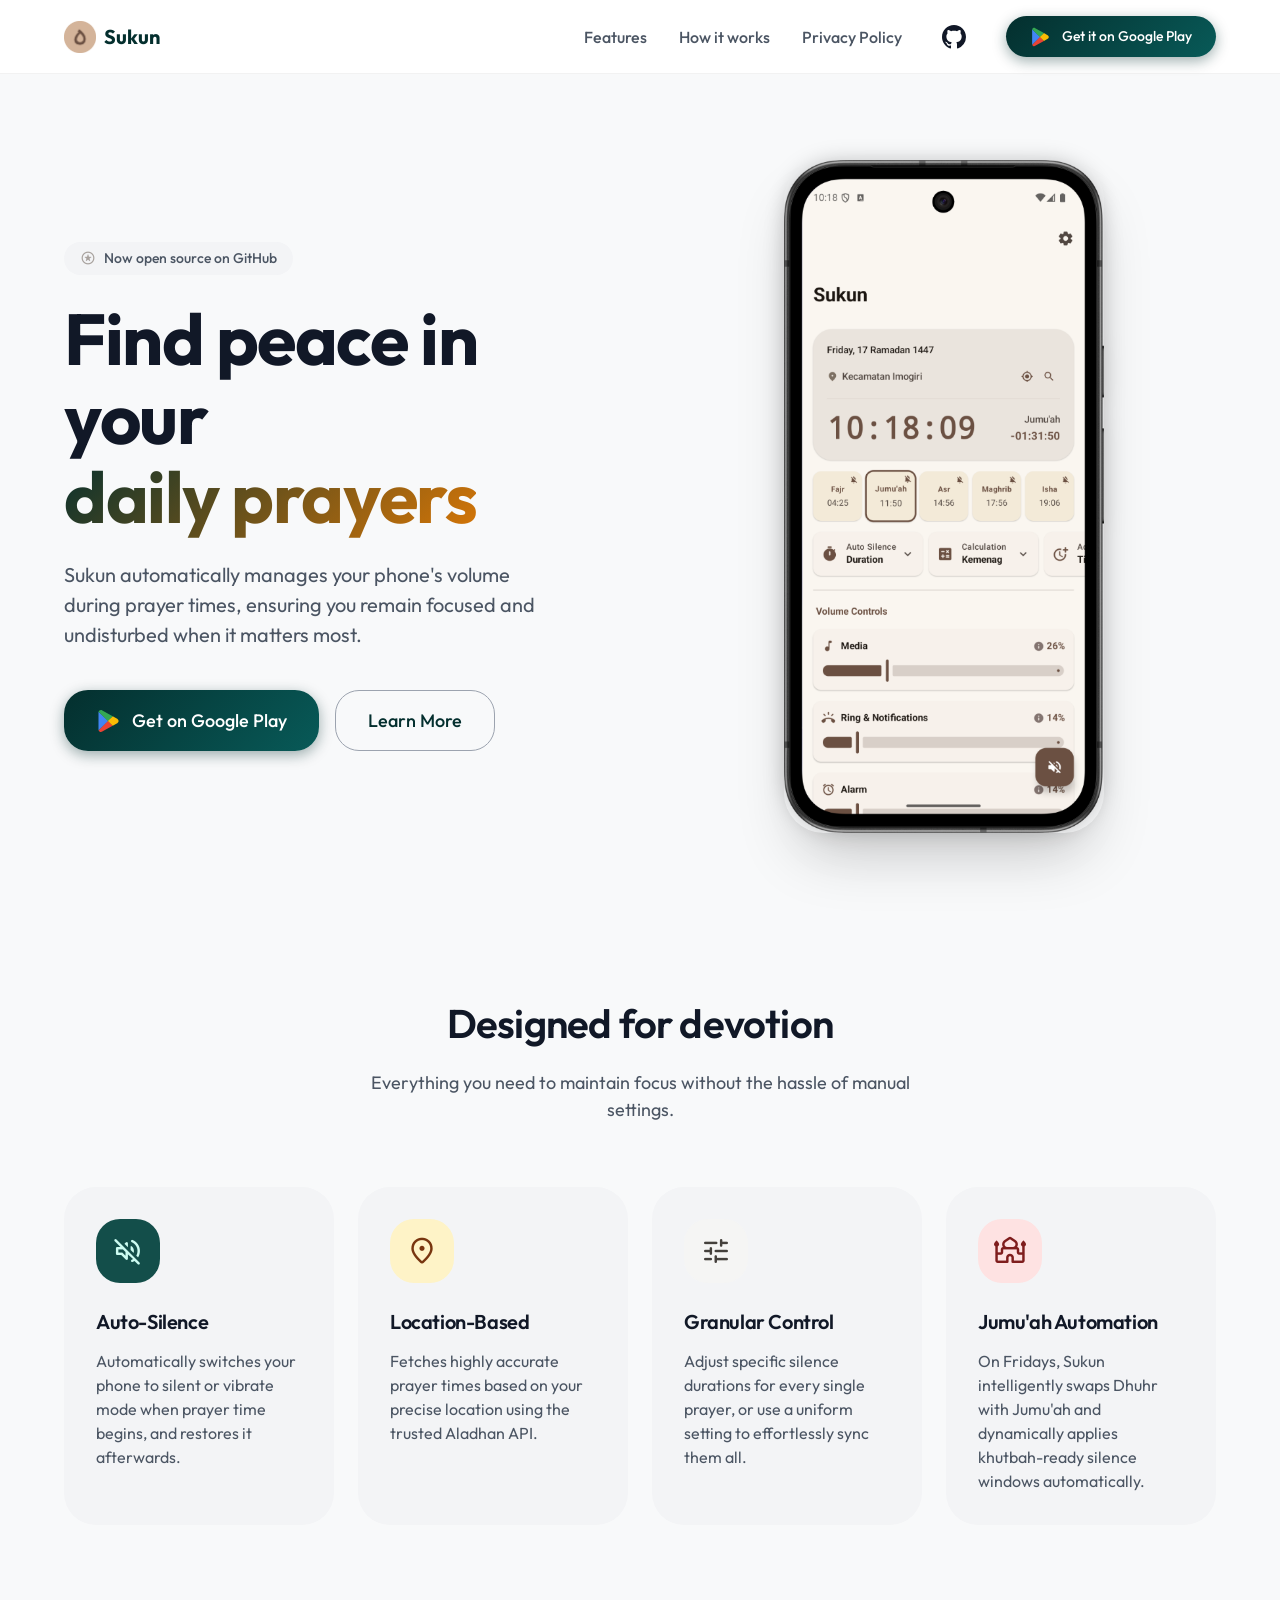
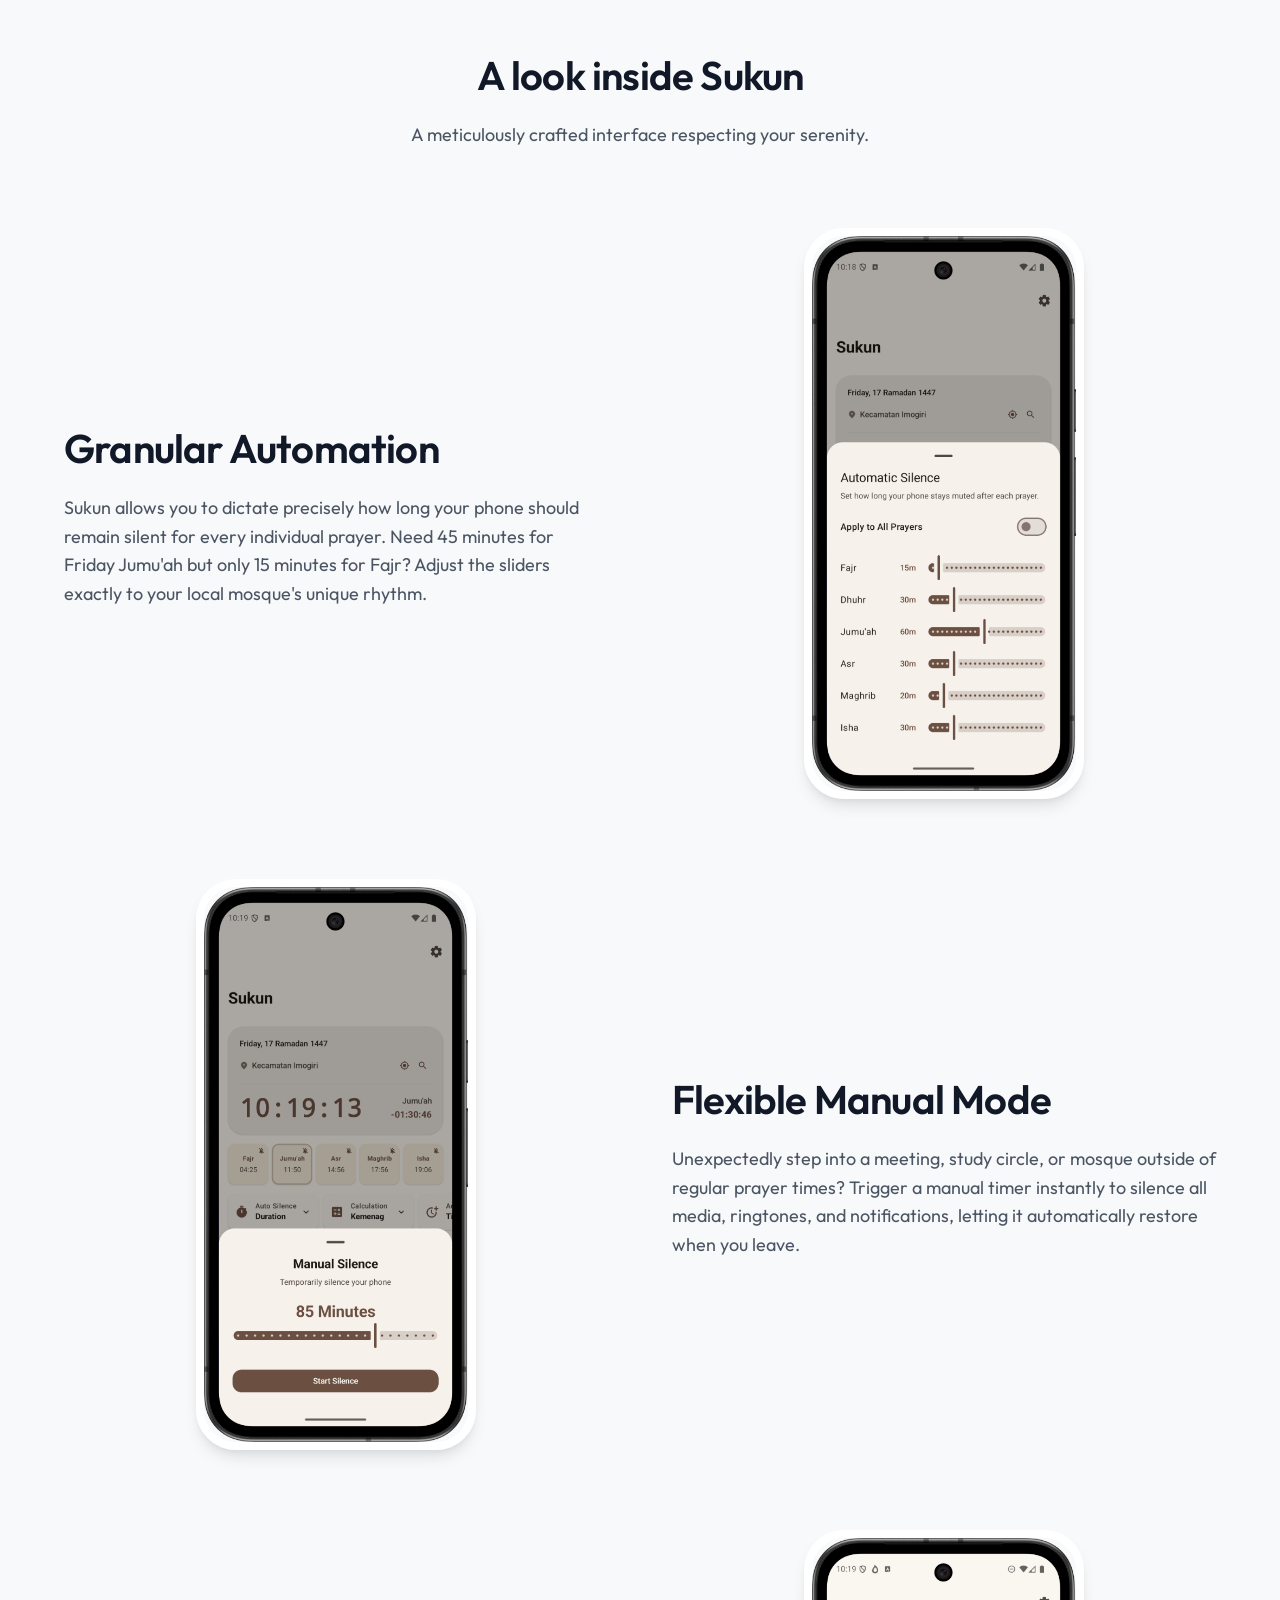
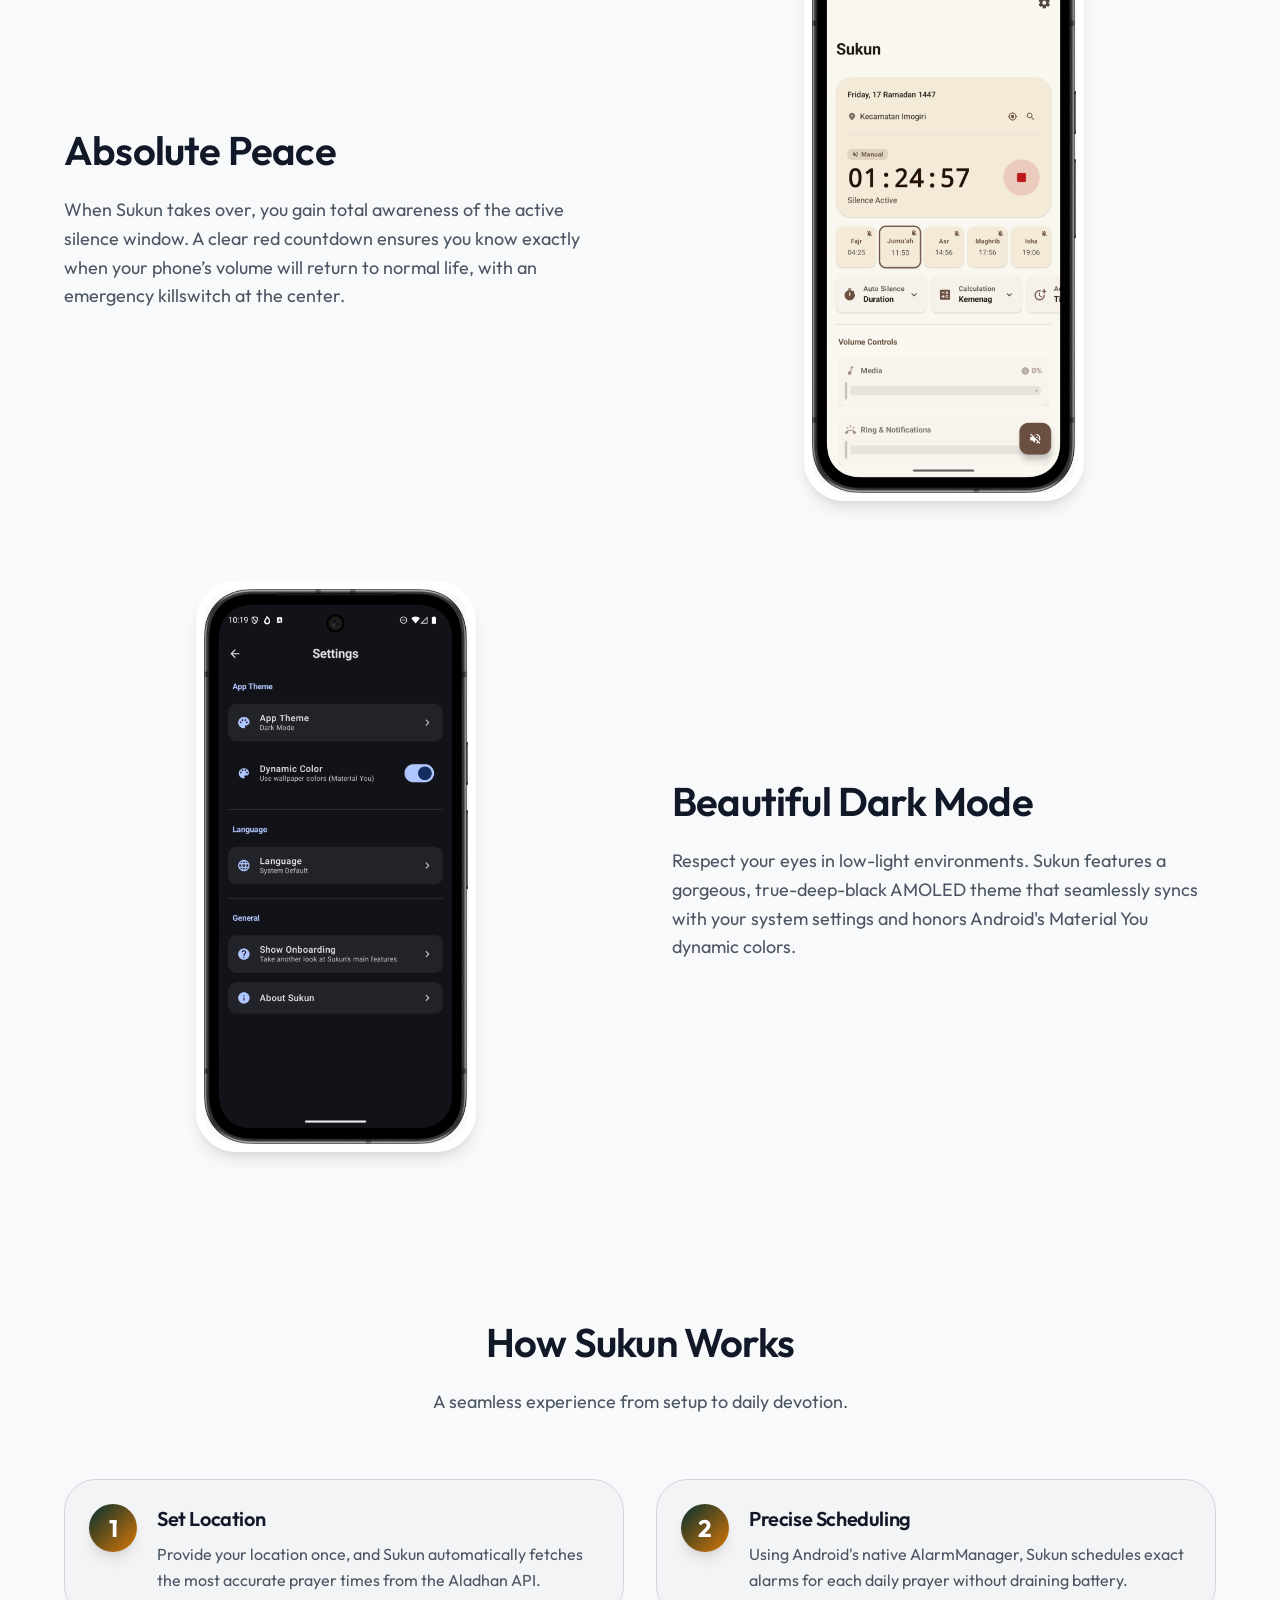
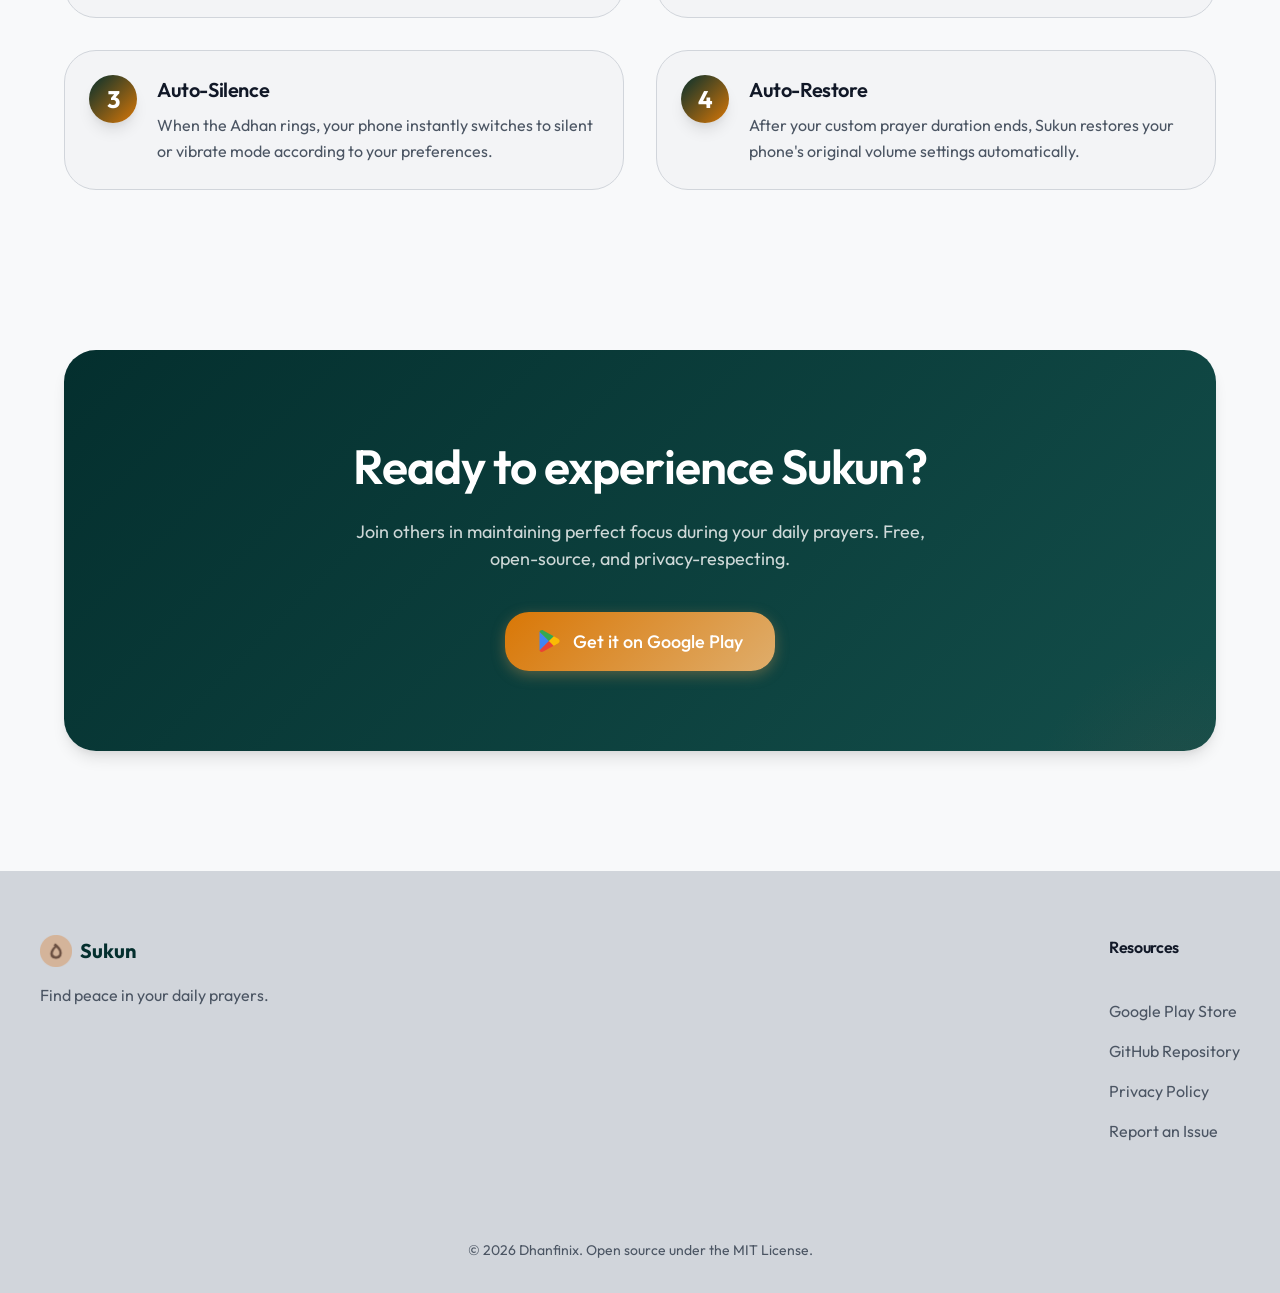
<file: docs/index.html>
<!DOCTYPE html>
<html lang="en">

<head>
    <meta charset="UTF-8">
    <meta name="viewport" content="width=device-width, initial-scale=1.0">
    <title>Sukun - Find Peace in Your Prayers</title>
    <meta name="description"
        content="Sukun automatically silences your phone during prayer times, ensuring you can focus on what matters most.">
    <link rel="icon" type="image/png" href="assets/logo.png">

    <!-- Google Fonts -->
    <link rel="preconnect" href="https://fonts.googleapis.com">
    <link rel="preconnect" href="https://fonts.gstatic.com" crossorigin>
    <link href="https://fonts.googleapis.com/css2?family=Outfit:wght@300;400;500;600;700&display=swap" rel="stylesheet">

    <!-- Material Symbols -->
    <link
        href="https://fonts.googleapis.com/css2?family=Material+Symbols+Rounded:opsz,wght,FILL,GRAD@20..48,100..700,0..1,-50..200"
        rel="stylesheet" />

    <!-- Styles -->
    <link rel="stylesheet" href="style.css?v=2.4">
</head>

<body>
    <nav class="navbar">
        <div class="nav-content">
            <div class="logo">
                <img src="assets/logo.png" alt="Sukun Logo" class="logo-img">
                <span>Sukun</span>
            </div>
            <div class="nav-links">
                <a href="#features">Features</a>
                <a href="#how-it-works">How it works</a>
                <a href="privacy-policy.html">Privacy Policy</a>
                <a href="https://github.com/Dhanfinix/Sukun" target="_blank" title="View on GitHub"
                    style="display: flex; align-items: center; justify-content: center; width: 40px; height: 40px; border-radius: 50%; color: var(--md-sys-color-on-surface); transition: background-color 0.2s;">
                    <!-- GitHub SVG Icon -->
                    <svg height="24" width="24" viewBox="0 0 16 16" fill="currentColor">
                        <path
                            d="M8 0C3.58 0 0 3.58 0 8c0 3.54 2.29 6.53 5.47 7.59.4.07.55-.17.55-.38 0-.19-.01-.82-.01-1.49-2.01.37-2.53-.49-2.69-.94-.09-.23-.48-.94-.82-1.13-.28-.15-.68-.52-.01-.53.63-.01 1.08.58 1.23.82.72 1.21 1.87.87 2.33.66.07-.52.28-.87.51-1.07-1.78-.2-3.64-.89-3.64-3.95 0-.87.31-1.59.82-2.15-.08-.2-.36-1.02.08-2.12 0 0 .67-.21 2.2.82.64-.18 1.32-.27 2-.27.68 0 1.36.09 2 .27 1.53-1.04 2.2-.82 2.2-.82.44 1.1.16 1.92.08 2.12.51.56.82 1.27.82 2.15 0 3.07-1.87 3.75-3.65 3.95.29.25.54.73.54 1.48 0 1.07-.01 1.93-.01 2.2 0 .21.15.46.55.38A8.012 8.012 0 0 0 16 8c0-4.42-3.58-8-8-8z">
                        </path>
                    </svg>
                </a>
                <a href="https://play.google.com/store/apps/details?id=dhanfinix.android.sukun&pcampaignid=web_share"
                    class="btn btn-primary" target="_blank">
                    <!-- Google Play SVG Icon (Official) -->
                    <svg width="20" height="20" viewBox="0 0 40 40" xmlns="http://www.w3.org/2000/svg"
                        style="margin-right: 4px;">
                        <path fill="none" d="M0,0h40v40H0V0z"></path>
                        <g>
                            <path
                                d="M19.7,19.2L4.3,35.3c0,0,0,0,0,0c0.5,1.7,2.1,3,4,3c0.8,0,1.5-0.2,2.1-0.6l0,0l17.4-9.9L19.7,19.2z"
                                fill="#EA4335"></path>
                            <path
                                d="M35.3,16.4L35.3,16.4l-7.5-4.3l-8.4,7.4l8.5,8.3l7.5-4.2c1.3-0.7,2.2-2.1,2.2-3.6C37.5,18.5,36.6,17.1,35.3,16.4z"
                                fill="#FBBC04"></path>
                            <path d="M4.3,4.7C4.2,5,4.2,5.4,4.2,5.8v28.5c0,0.4,0,0.7,0.1,1.1l16-15.7L4.3,4.7z"
                                fill="#4285F4"></path>
                            <path
                                d="M19.8,20l8-7.9L10.5,2.3C9.9,1.9,9.1,1.7,8.3,1.7c-1.9,0-3.6,1.3-4,3c0,0,0,0,0,0L19.8,20z"
                                fill="#34A853"></path>
                        </g>
                    </svg>
                    Get it on Google Play
                </a>
            </div>
            <button class="mobile-menu-btn">
                <span class="material-symbols-rounded">menu</span>
            </button>
        </div>
    </nav>

    <main>
        <section class="hero">
            <div class="hero-content fade-up">
                <div class="hero-badge">
                    <span class="material-symbols-rounded star">stars</span>
                    <span>Now open source on GitHub</span>
                </div>
                <h1 class="hero-title">Find peace in your <br><span class="highlight-text">daily prayers</span></h1>
                <p class="hero-subtitle">Sukun automatically manages your phone's volume during prayer times, ensuring
                    you remain focused and undisturbed when it matters most.</p>
                <div class="hero-actions">
                    <a href="https://play.google.com/store/apps/details?id=dhanfinix.android.sukun&pcampaignid=web_share"
                        class="btn btn-primary btn-large" target="_blank">
                        <!-- Google Play SVG Icon (Official) -->
                        <svg width="24" height="24" viewBox="0 0 40 40" xmlns="http://www.w3.org/2000/svg"
                            style="margin-right: 4px;">
                            <path fill="none" d="M0,0h40v40H0V0z"></path>
                            <g>
                                <path
                                    d="M19.7,19.2L4.3,35.3c0,0,0,0,0,0c0.5,1.7,2.1,3,4,3c0.8,0,1.5-0.2,2.1-0.6l0,0l17.4-9.9L19.7,19.2z"
                                    fill="#EA4335"></path>
                                <path
                                    d="M35.3,16.4L35.3,16.4l-7.5-4.3l-8.4,7.4l8.5,8.3l7.5-4.2c1.3-0.7,2.2-2.1,2.2-3.6C37.5,18.5,36.6,17.1,35.3,16.4z"
                                    fill="#FBBC04"></path>
                                <path d="M4.3,4.7C4.2,5,4.2,5.4,4.2,5.8v28.5c0,0.4,0,0.7,0.1,1.1l16-15.7L4.3,4.7z"
                                    fill="#4285F4"></path>
                                <path
                                    d="M19.8,20l8-7.9L10.5,2.3C9.9,1.9,9.1,1.7,8.3,1.7c-1.9,0-3.6,1.3-4,3c0,0,0,0,0,0L19.8,20z"
                                    fill="#34A853"></path>
                            </g>
                        </svg>
                        Get on Google Play
                    </a>
                    <a href="#features" class="btn btn-outline btn-large">
                        Learn More
                    </a>
                </div>
            </div>
            <div class="hero-visual fade-up">
                <div class="mockup-container">
                    <img src="assets/home_new.png?v=3" alt="Sukun App Home Screen" class="app-screenshot">
                </div>
            </div>
        </section>

        <section id="features" class="features-section">
            <h2 class="section-title fade-up">Designed for devotion</h2>
            <p class="section-subtitle fade-up">Everything you need to maintain focus without the hassle of manual
                settings.</p>

            <div class="features-grid">
                <div class="feature-card fade-up">
                    <div class="feature-icon primary-container">
                        <span class="material-symbols-rounded">volume_off</span>
                    </div>
                    <h3>Auto-Silence</h3>
                    <p>Automatically switches your phone to silent or vibrate mode when prayer time begins, and restores
                        it afterwards.</p>
                </div>

                <div class="feature-card fade-up">
                    <div class="feature-icon secondary-container">
                        <span class="material-symbols-rounded">location_on</span>
                    </div>
                    <h3>Location-Based</h3>
                    <p>Fetches highly accurate prayer times based on your precise location using the trusted Aladhan
                        API.</p>
                </div>

                <div class="feature-card fade-up">
                    <div class="feature-icon tertiary-container">
                        <span class="material-symbols-rounded">tune</span>
                    </div>
                    <h3>Granular Control</h3>
                    <p>Adjust specific silence durations for every single prayer, or use a uniform setting to
                        effortlessly sync them all.</p>
                </div>

                <div class="feature-card fade-up">
                    <div class="feature-icon error-container">
                        <span class="material-symbols-rounded">mosque</span>
                    </div>
                    <h3>Jumu'ah Automation</h3>
                    <p>On Fridays, Sukun intelligently swaps Dhuhr with Jumu'ah and dynamically applies khutbah-ready
                        silence windows automatically.</p>
                </div>
            </div>
        </section>

        <!-- New Showcase Section for App Screens -->
        <section id="showcase" class="showcase-section">
            <h2 class="section-title fade-up">A look inside Sukun</h2>
            <p class="section-subtitle fade-up">A meticulously crafted interface respecting your serenity.</p>

            <!-- Row 1: Durations -->
            <div class="showcase-row fade-up">
                <div class="showcase-content">
                    <h3>Granular Automation</h3>
                    <p>Sukun allows you to dictate precisely how long your phone should remain silent for every
                        individual prayer. Need 45 minutes for Friday Jumu'ah but only 15 minutes for Fajr? Adjust the
                        sliders exactly to your local mosque's unique rhythm.</p>
                </div>
                <div class="showcase-visual">
                    <img src="assets/durations.png?v=3" alt="Sukun Durations Sheet" class="showcase-img">
                </div>
            </div>

            <!-- Row 2: Manual Silence (Reversed) -->
            <div class="showcase-row reversed fade-up">
                <div class="showcase-content">
                    <h3>Flexible Manual Mode</h3>
                    <p>Unexpectedly step into a meeting, study circle, or mosque outside of regular prayer times?
                        Trigger a manual timer instantly to silence all media, ringtones, and notifications, letting it
                        automatically restore when you leave.</p>
                </div>
                <div class="showcase-visual">
                    <img src="assets/manual_silence.png?v=3" alt="Sukun Manual Silence" class="showcase-img">
                </div>
            </div>

            <!-- Row 3: Active Silence -->
            <div class="showcase-row fade-up">
                <div class="showcase-content">
                    <h3>Absolute Peace</h3>
                    <p>When Sukun takes over, you gain total awareness of the active silence window. A clear red
                        countdown ensures you know exactly when your phone’s volume will return to normal life, with an
                        emergency killswitch at the center.</p>
                </div>
                <div class="showcase-visual">
                    <img src="assets/active_silence.png?v=3" alt="Sukun Active Silence" class="showcase-img">
                </div>
            </div>

            <!-- Row 4: Settings (Reversed) -->
            <div class="showcase-row reversed fade-up">
                <div class="showcase-content">
                    <h3>Beautiful Dark Mode</h3>
                    <p>Respect your eyes in low-light environments. Sukun features a gorgeous, true-deep-black AMOLED
                        theme that seamlessly syncs with your system settings and honors Android's Material You dynamic
                        colors.</p>
                </div>
                <div class="showcase-visual">
                    <img src="assets/settings.png?v=3" alt="Sukun Settings" class="showcase-img">
                </div>
            </div>
        </section>

        <section id="how-it-works" class="steps-section">
            <h2 class="section-title fade-up">How Sukun Works</h2>
            <p class="section-subtitle fade-up">A seamless experience from setup to daily devotion.</p>

            <div class="steps-grid">
                <div class="step-card fade-up">
                    <div class="step-number">1</div>
                    <div class="step-content">
                        <h3>Set Location</h3>
                        <p>Provide your location once, and Sukun automatically fetches the most accurate prayer times
                            from the Aladhan API.</p>
                    </div>
                </div>
                <div class="step-card fade-up">
                    <div class="step-number">2</div>
                    <div class="step-content">
                        <h3>Precise Scheduling</h3>
                        <p>Using Android's native AlarmManager, Sukun schedules exact alarms for each daily prayer
                            without draining battery.</p>
                    </div>
                </div>
                <div class="step-card fade-up">
                    <div class="step-number">3</div>
                    <div class="step-content">
                        <h3>Auto-Silence</h3>
                        <p>When the Adhan rings, your phone instantly switches to silent or vibrate mode according to
                            your preferences.</p>
                    </div>
                </div>
                <div class="step-card fade-up">
                    <div class="step-number">4</div>
                    <div class="step-content">
                        <h3>Auto-Restore</h3>
                        <p>After your custom prayer duration ends, Sukun restores your phone's original volume settings
                            automatically.</p>
                    </div>
                </div>
            </div>
        </section>

        <section class="cta-section">
            <div class="cta-container fade-up">
                <h2>Ready to experience Sukun?</h2>
                <p>Join others in maintaining perfect focus during your daily prayers. Free, open-source, and
                    privacy-respecting.</p>
                <div class="cta-actions">
                    <a href="https://play.google.com/store/apps/details?id=dhanfinix.android.sukun&pcampaignid=web_share"
                        class="btn btn-accent btn-large" target="_blank">
                        <!-- Google Play SVG Icon (Official) -->
                        <svg width="24" height="24" viewBox="0 0 40 40" xmlns="http://www.w3.org/2000/svg"
                            style="margin-right: 4px;">
                            <path fill="none" d="M0,0h40v40H0V0z"></path>
                            <g>
                                <path
                                    d="M19.7,19.2L4.3,35.3c0,0,0,0,0,0c0.5,1.7,2.1,3,4,3c0.8,0,1.5-0.2,2.1-0.6l0,0l17.4-9.9L19.7,19.2z"
                                    fill="#EA4335"></path>
                                <path
                                    d="M35.3,16.4L35.3,16.4l-7.5-4.3l-8.4,7.4l8.5,8.3l7.5-4.2c1.3-0.7,2.2-2.1,2.2-3.6C37.5,18.5,36.6,17.1,35.3,16.4z"
                                    fill="#FBBC04"></path>
                                <path d="M4.3,4.7C4.2,5,4.2,5.4,4.2,5.8v28.5c0,0.4,0,0.7,0.1,1.1l16-15.7L4.3,4.7z"
                                    fill="#4285F4"></path>
                                <path
                                    d="M19.8,20l8-7.9L10.5,2.3C9.9,1.9,9.1,1.7,8.3,1.7c-1.9,0-3.6,1.3-4,3c0,0,0,0,0,0L19.8,20z"
                                    fill="#34A853"></path>
                            </g>
                        </svg>
                        Get it on Google Play
                    </a>
                </div>
            </div>
        </section>
    </main>

    <footer>
        <div class="footer-content">
            <div class="footer-brand">
                <div class="logo">
                    <img src="assets/logo.png" alt="Sukun Logo" class="logo-img">
                    <span>Sukun</span>
                </div>
                <p>Find peace in your daily prayers.</p>
            </div>
            <div class="footer-links">
                <div class="link-column">
                    <h4>Resources</h4>
                    <a href="https://play.google.com/store/apps/details?id=dhanfinix.android.sukun&pcampaignid=web_share"
                        target="_blank">Google Play Store</a>
                    <a href="https://github.com/Dhanfinix/Sukun" target="_blank">GitHub Repository</a>
                    <a href="privacy-policy.html">Privacy Policy</a>
                    <a href="https://github.com/Dhanfinix/Sukun/issues" target="_blank">Report an Issue</a>
                </div>
            </div>
        </div>
        <div class="footer-bottom">
            <p>&copy; 2026 Dhanfinix. Open source under the MIT License.</p>
        </div>
    </footer>

    <script src="script.js?v=2.4"></script>
</body>

</html>
</file>
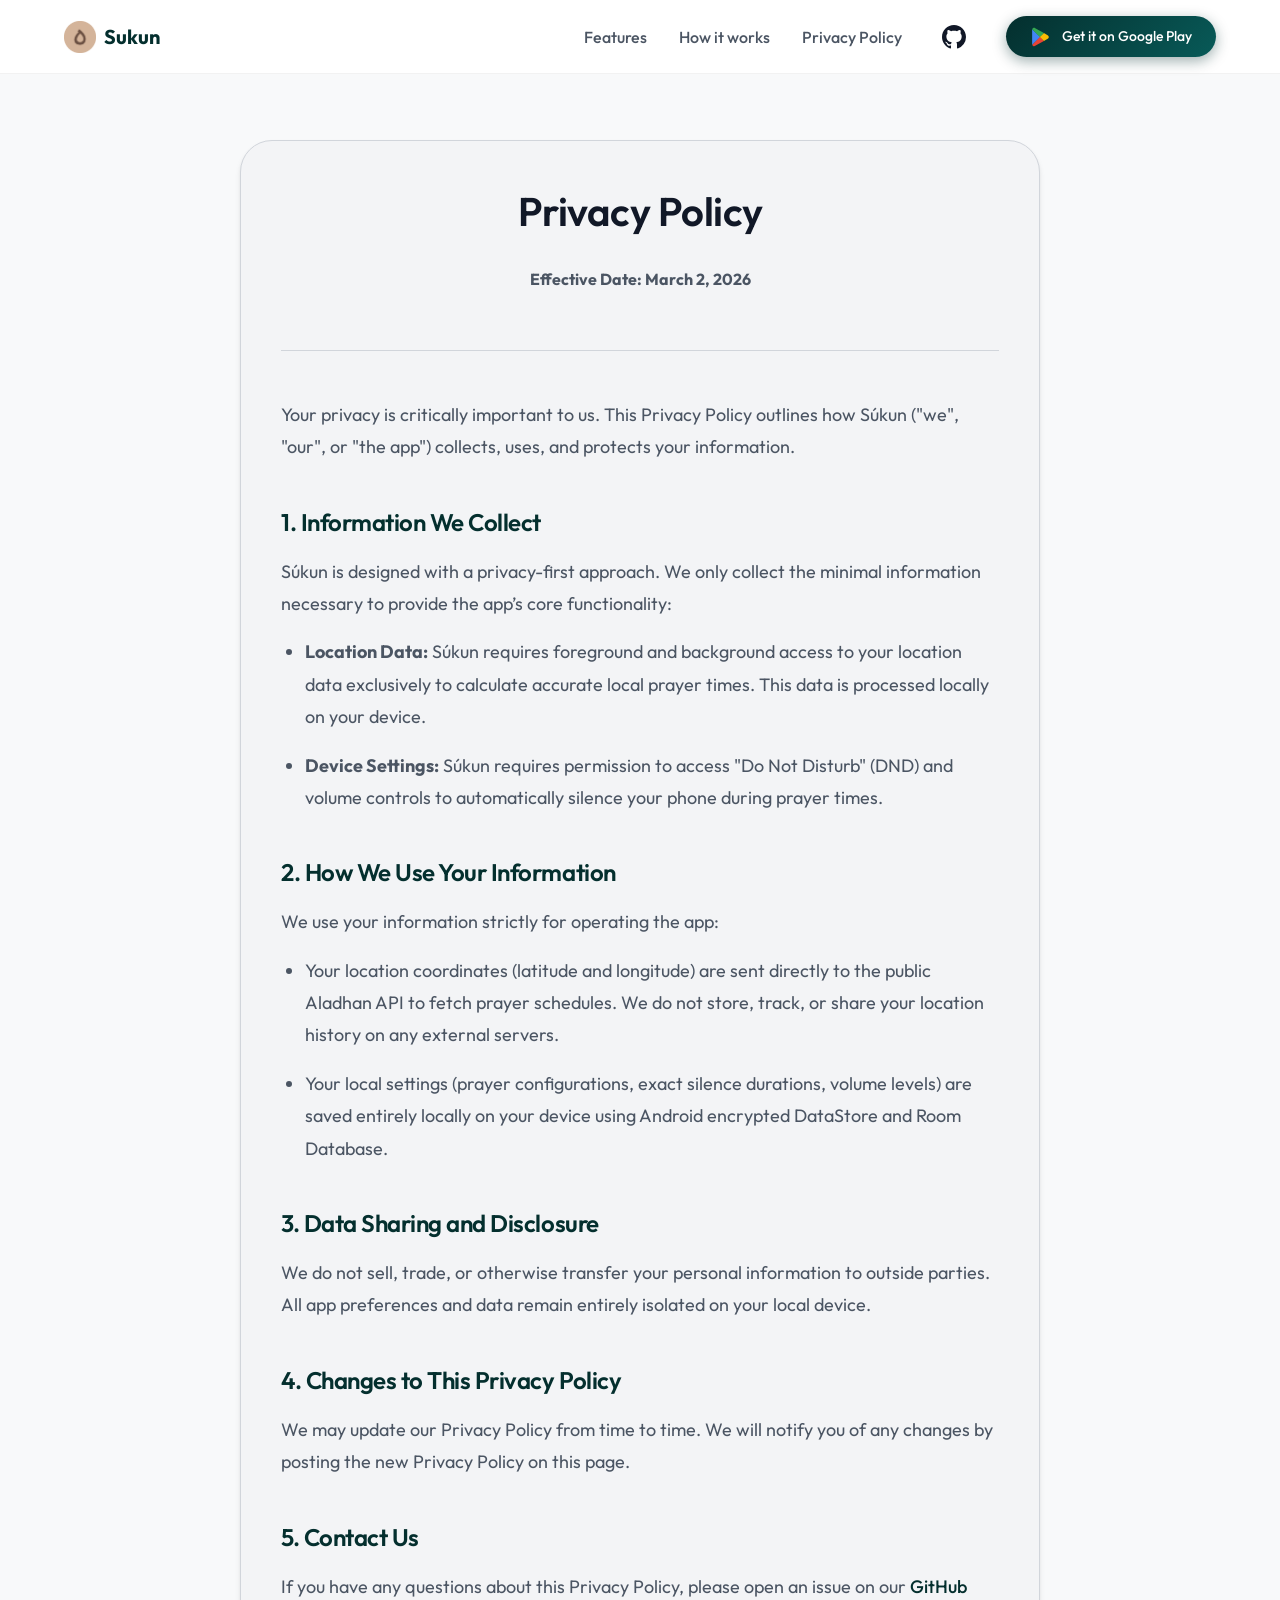
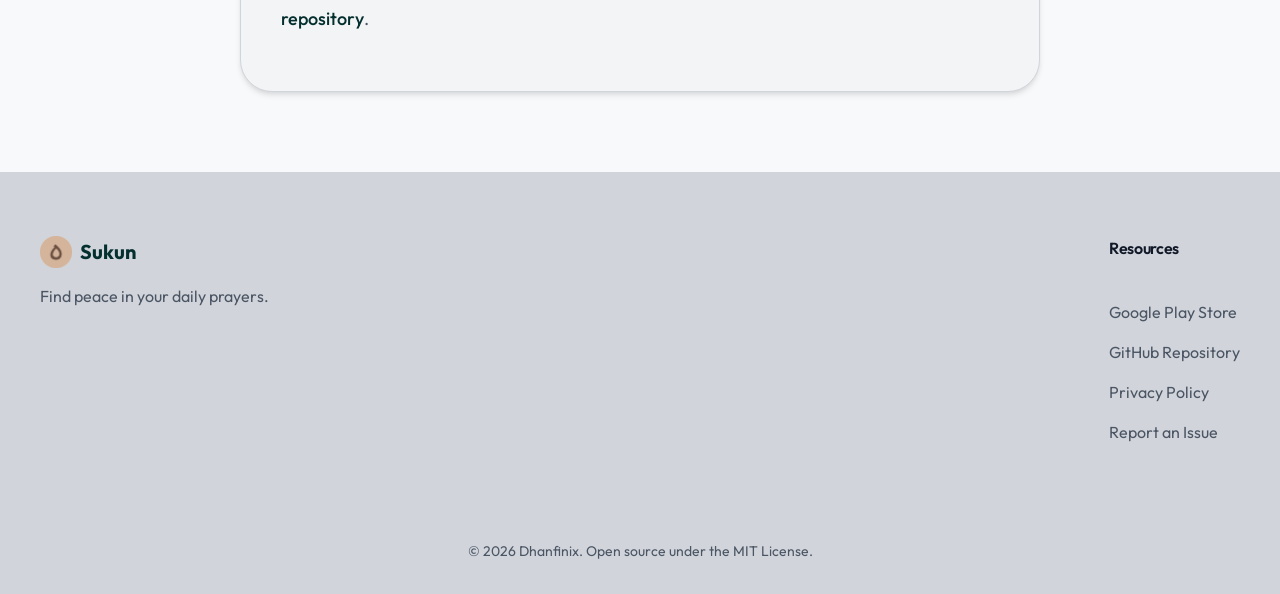
<file: docs/privacy-policy.html>
<!DOCTYPE html>
<html lang="en">

<head>
    <meta charset="UTF-8">
    <meta name="viewport" content="width=device-width, initial-scale=1.0">
    <title>Sukun - Privacy Policy</title>
    <link rel="icon" type="image/png" href="assets/logo.png">

    <!-- Google Fonts -->
    <link rel="preconnect" href="https://fonts.googleapis.com">
    <link rel="preconnect" href="https://fonts.gstatic.com" crossorigin>
    <link href="https://fonts.googleapis.com/css2?family=Outfit:wght@300;400;500;600;700&display=swap" rel="stylesheet">

    <!-- Material Symbols -->
    <link
        href="https://fonts.googleapis.com/css2?family=Material+Symbols+Rounded:opsz,wght,FILL,GRAD@20..48,100..700,0..1,-50..200"
        rel="stylesheet" />

    <!-- Styles -->
    <link rel="stylesheet" href="style.css?v=1.6">
    <style>
        .policy-container {
            max-width: 800px;
            margin: 140px auto 80px;
            padding: 40px;
            background-color: var(--md-sys-color-surface-container);
            border-radius: var(--md-sys-shape-corner-extra-large);
            border: 1px solid var(--md-sys-color-outline-variant);
            box-shadow: var(--md-sys-elevation-1);
        }

        .policy-container h1 {
            color: var(--md-sys-color-on-surface);
            margin-bottom: 24px;
            font-size: 2.5rem;
            letter-spacing: -0.5px;
        }

        .policy-container h2 {
            margin-top: 40px;
            margin-bottom: 16px;
            font-size: 1.5rem;
            color: var(--md-sys-color-primary);
        }

        .policy-container p,
        .policy-container li {
            color: var(--md-sys-color-on-surface-variant);
            line-height: 1.8;
            margin-bottom: 16px;
            font-size: 1.125rem;
        }

        .policy-container ul {
            margin-left: 24px;
            margin-bottom: 24px;
        }

        .policy-container a {
            color: var(--md-sys-color-primary);
            text-decoration: none;
            font-weight: 500;
            transition: color 0.2s;
        }

        .policy-container a:hover {
            color: var(--md-sys-color-secondary);
            text-decoration: underline;
        }

        .policy-header {
            text-align: center;
            margin-bottom: 48px;
            padding-bottom: 40px;
            border-bottom: 1px solid var(--md-sys-color-outline-variant);
        }

        .policy-header p {
            font-size: 1rem;
            color: var(--md-sys-color-on-surface-variant);
        }
    </style>
</head>

<body>
    <nav class="navbar">
        <div class="nav-content">
            <a href="index.html" class="logo" style="text-decoration: none;">
                <img src="assets/logo.png" alt="Sukun Logo" class="logo-img">
                <span>Sukun</span>
            </a>
            <div class="nav-links">
                <a href="index.html#features">Features</a>
                <a href="index.html#how-it-works">How it works</a>
                <a href="privacy-policy.html">Privacy Policy</a>
                <a href="https://github.com/Dhanfinix/Sukun" target="_blank" title="View on GitHub"
                    style="display: flex; align-items: center; justify-content: center; width: 40px; height: 40px; border-radius: 50%; color: var(--md-sys-color-on-surface); transition: background-color 0.2s;">
                    <svg height="24" width="24" viewBox="0 0 16 16" fill="currentColor">
                        <path
                            d="M8 0C3.58 0 0 3.58 0 8c0 3.54 2.29 6.53 5.47 7.59.4.07.55-.17.55-.38 0-.19-.01-.82-.01-1.49-2.01.37-2.53-.49-2.69-.94-.09-.23-.48-.94-.82-1.13-.28-.15-.68-.52-.01-.53.63-.01 1.08.58 1.23.82.72 1.21 1.87.87 2.33.66.07-.52.28-.87.51-1.07-1.78-.2-3.64-.89-3.64-3.95 0-.87.31-1.59.82-2.15-.08-.2-.36-1.02.08-2.12 0 0 .67-.21 2.2.82.64-.18 1.32-.27 2-.27.68 0 1.36.09 2 .27 1.53-1.04 2.2-.82 2.2-.82.44 1.1.16 1.92.08 2.12.51.56.82 1.27.82 2.15 0 3.07-1.87 3.75-3.65 3.95.29.25.54.73.54 1.48 0 1.07-.01 1.93-.01 2.2 0 .21.15.46.55.38A8.012 8.012 0 0 0 16 8c0-4.42-3.58-8-8-8z">
                        </path>
                    </svg>
                </a>
                <a href="https://play.google.com/store/apps/details?id=dhanfinix.android.sukun&pcampaignid=web_share"
                    class="btn btn-primary" target="_blank">
                    <svg width="20" height="20" viewBox="0 0 40 40" xmlns="http://www.w3.org/2000/svg"
                        style="margin-right: 4px;">
                        <path fill="none" d="M0,0h40v40H0V0z"></path>
                        <g>
                            <path
                                d="M19.7,19.2L4.3,35.3c0,0,0,0,0,0c0.5,1.7,2.1,3,4,3c0.8,0,1.5-0.2,2.1-0.6l0,0l17.4-9.9L19.7,19.2z"
                                fill="#EA4335"></path>
                            <path
                                d="M35.3,16.4L35.3,16.4l-7.5-4.3l-8.4,7.4l8.5,8.3l7.5-4.2c1.3-0.7,2.2-2.1,2.2-3.6C37.5,18.5,36.6,17.1,35.3,16.4z"
                                fill="#FBBC04"></path>
                            <path d="M4.3,4.7C4.2,5,4.2,5.4,4.2,5.8v28.5c0,0.4,0,0.7,0.1,1.1l16-15.7L4.3,4.7z"
                                fill="#4285F4"></path>
                            <path
                                d="M19.8,20l8-7.9L10.5,2.3C9.9,1.9,9.1,1.7,8.3,1.7c-1.9,0-3.6,1.3-4,3c0,0,0,0,0,0L19.8,20z"
                                fill="#34A853"></path>
                        </g>
                    </svg>
                    Get it on Google Play
                </a>
            </div>
            <button class="mobile-menu-btn">
                <span class="material-symbols-rounded">menu</span>
            </button>
        </div>
    </nav>

    <main class="policy-container fade-up">
        <div class="policy-header">
            <h1>Privacy Policy</h1>
            <p><strong>Effective Date: March 2, 2026</strong></p>
        </div>

        <p>Your privacy is critically important to us. This Privacy Policy outlines how Súkun ("we", "our", or "the
            app") collects, uses, and protects your information.</p>

        <h2>1. Information We Collect</h2>
        <p>Súkun is designed with a privacy-first approach. We only collect the minimal information necessary to provide
            the app’s core functionality:</p>
        <ul>
            <li><strong>Location Data:</strong> Súkun requires foreground and background access to your location data
                exclusively to calculate accurate local prayer times. This data is processed locally on your device.
            </li>
            <li><strong>Device Settings:</strong> Súkun requires permission to access "Do Not Disturb" (DND) and volume
                controls to automatically silence your phone during prayer times.</li>
        </ul>

        <h2>2. How We Use Your Information</h2>
        <p>We use your information strictly for operating the app:</p>
        <ul>
            <li>Your location coordinates (latitude and longitude) are sent directly to the public Aladhan API to fetch
                prayer schedules. We do not store, track, or share your location history on any external servers.</li>
            <li>Your local settings (prayer configurations, exact silence durations, volume levels) are saved entirely
                locally on your device using Android encrypted DataStore and Room Database.</li>
        </ul>

        <h2>3. Data Sharing and Disclosure</h2>
        <p>We do not sell, trade, or otherwise transfer your personal information to outside parties. All app
            preferences and data remain entirely isolated on your local device.</p>

        <h2>4. Changes to This Privacy Policy</h2>
        <p>We may update our Privacy Policy from time to time. We will notify you of any changes by posting the new
            Privacy Policy on this page.</p>

        <h2>5. Contact Us</h2>
        <p>If you have any questions about this Privacy Policy, please open an issue on our <a
                href="https://github.com/Dhanfinix/Sukun/issues">GitHub repository</a>.</p>
    </main>

    <footer>
        <div class="footer-content">
            <div class="footer-brand">
                <div class="logo">
                    <img src="assets/logo.png" alt="Sukun Logo" class="logo-img">
                    <span>Sukun</span>
                </div>
                <p>Find peace in your daily prayers.</p>
            </div>
            <div class="footer-links">
                <div class="link-column">
                    <h4>Resources</h4>
                    <a href="https://play.google.com/store/apps/details?id=dhanfinix.android.sukun&pcampaignid=web_share"
                        target="_blank">Google Play Store</a>
                    <a href="https://github.com/Dhanfinix/Sukun" target="_blank">GitHub Repository</a>
                    <a href="privacy-policy.html">Privacy Policy</a>
                    <a href="https://github.com/Dhanfinix/Sukun/issues" target="_blank">Report an Issue</a>
                </div>
            </div>
        </div>
        <div class="footer-bottom">
            <p>&copy; 2026 Dhanfinix. Open source under the MIT License.</p>
        </div>
    </footer>

    <script src="script.js?v=2.4"></script>
</body>

</html>
</file>
<file: docs/style.css>
:root {
    /* Basic Colors (Súkun Premium Deep Navy & Gold Theme) */
    --md-sys-color-background: #F8F9FA;
    --md-sys-color-on-background: #111827;
    --md-sys-color-surface: #FFFFFF;
    --md-sys-color-surface-dim: #E5E7EB;
    --md-sys-color-surface-bright: #FFFFFF;
    --md-sys-color-surface-container: #F3F4F6;
    --md-sys-color-surface-container-high: #E5E7EB;
    --md-sys-color-surface-container-highest: #D1D5DB;
    --md-sys-color-on-surface: #111827;
    --md-sys-color-on-surface-variant: #4B5563;
    --md-sys-color-outline: #9CA3AF;
    --md-sys-color-outline-variant: #D1D5DB;

    /* Primary (Deep Premium Green/Navy) */
    --md-sys-color-primary: #042F2E;
    --md-sys-color-on-primary: #FFFFFF;
    --md-sys-color-primary-container: #134E4A;
    --md-sys-color-on-primary-container: #CCFBF1;

    /* Secondary (Rich Gold/Sand) */
    --md-sys-color-secondary: #D97706;
    --md-sys-color-on-secondary: #FFFFFF;
    --md-sys-color-secondary-container: #FEF3C7;
    --md-sys-color-on-secondary-container: #78350F;

    /* Tertiary (Warm Taupe) */
    --md-sys-color-tertiary: #A8A29E;
    --md-sys-color-on-tertiary: #FFFFFF;
    --md-sys-color-tertiary-container: #F5F5F4;
    --md-sys-color-on-tertiary-container: #44403C;

    /* Error */
    --md-sys-color-error: #DC2626;
    --md-sys-color-on-error: #FFFFFF;
    --md-sys-color-error-container: #FEE2E2;
    --md-sys-color-on-error-container: #7F1D1D;

    /* Elevation */
    --md-sys-elevation-1: 0px 4px 6px -1px rgba(0, 0, 0, 0.1), 0px 2px 4px -1px rgba(0, 0, 0, 0.06);
    --md-sys-elevation-2: 0px 10px 15px -3px rgba(0, 0, 0, 0.1), 0px 4px 6px -2px rgba(0, 0, 0, 0.05);
    --md-sys-elevation-3: 0px 20px 25px -5px rgba(0, 0, 0, 0.1), 0px 10px 10px -5px rgba(0, 0, 0, 0.04);

    /* Shape */
    --md-sys-shape-corner-medium: 16px;
    --md-sys-shape-corner-large: 24px;
    --md-sys-shape-corner-extra-large: 32px;
    --md-sys-shape-corner-full: 9999px;

    /* Typography */
    --font-family: 'Outfit', -apple-system, BlinkMacSystemFont, "Segoe UI", Roboto, Helvetica, Arial, sans-serif;
}

* {
    box-sizing: border-box;
    margin: 0;
    padding: 0;
}

html {
    scroll-behavior: smooth;
    scroll-padding-top: 80px;
    /* Offset for fixed navbar */
}

body {
    font-family: var(--font-family);
    background-color: var(--md-sys-color-background);
    color: var(--md-sys-color-on-background);
    line-height: 1.5;
    display: flex;
    flex-direction: column;
    min-height: 100vh;
}

/* Typography styles */
h1,
h2,
h3,
h4 {
    font-weight: 600;
    letter-spacing: -0.02em;
}

a {
    color: var(--md-sys-color-primary);
    text-decoration: none;
    transition: opacity 0.2s ease;
}

a:hover {
    opacity: 0.8;
}

/* Navigation */
.navbar {
    position: fixed;
    top: 0;
    left: 0;
    right: 0;
    background-color: rgba(255, 255, 255, 0.90);
    backdrop-filter: blur(16px);
    -webkit-backdrop-filter: blur(16px);
    border-bottom: 1px solid rgba(0, 0, 0, 0.05);
    z-index: 100;
    transition: all 0.3s ease;
}

.navbar.scrolled {
    background-color: rgba(255, 255, 255, 0.98);
    box-shadow: 0 4px 20px rgba(0, 0, 0, 0.08);
}

.nav-content {
    max-width: 1200px;
    margin: 0 auto;
    padding: 16px 24px;
    display: flex;
    justify-content: space-between;
    align-items: center;
}

.logo {
    display: flex;
    align-items: center;
    gap: 8px;
    font-size: 1.25rem;
    font-weight: 700;
    color: var(--md-sys-color-primary);
}

.logo-img {
    height: 32px;
    width: auto;
    object-fit: contain;
}

.nav-links {
    display: flex;
    align-items: center;
    gap: 32px;
}

.nav-links a:not(.btn) {
    color: var(--md-sys-color-on-surface-variant);
    font-weight: 500;
    font-size: 1rem;
    transition: color 0.2s ease;
}

.nav-links a:not(.btn):hover {
    color: var(--md-sys-color-primary);
}

.mobile-menu-btn {
    display: none;
    background: none;
    border: none;
    color: var(--md-sys-color-on-surface);
    cursor: pointer;
}

/* Buttons */
.btn {
    display: inline-flex;
    align-items: center;
    justify-content: center;
    gap: 8px;
    padding: 10px 24px;
    border-radius: var(--md-sys-shape-corner-full);
    font-weight: 500;
    font-size: 0.875rem;
    cursor: pointer;
    transition: all 0.2s cubic-bezier(0.2, 0, 0, 1);
    font-family: var(--font-family);
    border: none;
    text-decoration: none;
}

.btn-large {
    padding: 16px 32px;
    font-size: 1.125rem;
    border-radius: var(--md-sys-shape-corner-large);
}

.btn-primary {
    background: linear-gradient(-45deg, var(--md-sys-color-primary) 0%, #085a58 50%, var(--md-sys-color-primary) 100%);
    background-size: 200% 200%;
    animation: gradientMove 4s ease infinite;
    color: var(--md-sys-color-on-primary);
    box-shadow: 0 4px 14px 0 rgba(4, 47, 46, 0.39);
}

@keyframes gradientMove {
    0% {
        background-position: 0% 50%;
    }

    50% {
        background-position: 100% 50%;
    }

    100% {
        background-position: 0% 50%;
    }
}

.btn-primary:hover {
    box-shadow: 0 6px 20px 0 rgba(4, 47, 46, 0.6);
    transform: translateY(-2px);
    /* Make the animation slightly faster on hover for a subtle pop */
    animation: gradientMove 2s ease infinite;
}

.btn-primary:active {
    transform: translateY(0);
}

.btn-accent {
    background: linear-gradient(-45deg, var(--md-sys-color-secondary) 0%, #dfad6b 50%, var(--md-sys-color-secondary) 100%);
    background-size: 200% 200%;
    animation: gradientMove 4s ease infinite;
    color: var(--md-sys-color-on-secondary);
    box-shadow: 0 4px 14px 0 rgba(196, 144, 79, 0.4);
}

.btn-accent:hover {
    box-shadow: 0 6px 20px 0 rgba(196, 144, 79, 0.65);
    transform: translateY(-2px);
    animation: gradientMove 2s ease infinite;
}

.btn-accent:active {
    transform: translateY(0);
}

.btn-tonal {
    background-color: var(--md-sys-color-secondary-container);
    color: var(--md-sys-color-on-secondary-container);
}

.btn-tonal:hover {
    background-image: linear-gradient(rgba(255, 255, 255, 0.08), rgba(255, 255, 255, 0.08));
    box-shadow: var(--md-sys-elevation-1);
}

.btn-outline {
    background-color: transparent;
    border: 1px solid var(--md-sys-color-outline);
    color: var(--md-sys-color-primary);
}

.btn-outline:hover {
    background-color: rgba(208, 188, 255, 0.08);
    /* Primary color at 8% */
    border-color: var(--md-sys-color-primary);
}

/* Main Layout */
main {
    flex-grow: 1;
    padding-top: 80px;
    /* Account for fixed nav */
}

section {
    max-width: 1200px;
    margin: 0 auto;
    padding: 80px 24px;
}

/* Hero Section */
.hero {
    display: flex;
    align-items: center;
    gap: 64px;
    min-height: calc(100vh - 160px);
}

.hero-content {
    flex: 1;
    display: flex;
    flex-direction: column;
    align-items: flex-start;
    gap: 24px;
}

.hero-badge {
    display: inline-flex;
    align-items: center;
    gap: 8px;
    padding: 6px 16px;
    border-radius: var(--md-sys-shape-corner-full);
    background-color: var(--md-sys-color-surface-container);
    color: var(--md-sys-color-on-surface-variant);
    font-size: 0.875rem;
    font-weight: 500;
}

.hero-badge .star {
    font-size: 16px;
    color: var(--md-sys-color-tertiary);
}

.hero-title {
    font-size: 4.5rem;
    line-height: 1.1;
    color: var(--md-sys-color-on-surface);
    font-weight: 700;
}

.highlight-text {
    background: linear-gradient(135deg, var(--md-sys-color-primary) 0%, var(--md-sys-color-secondary) 100%);
    -webkit-background-clip: text;
    -webkit-text-fill-color: transparent;
    background-clip: text;
}

.hero-subtitle {
    font-size: 1.25rem;
    color: var(--md-sys-color-on-surface-variant);
    max-width: 500px;
}

.hero-actions {
    display: flex;
    gap: 16px;
    margin-top: 16px;
}

.hero-visual {
    flex: 1;
    display: flex;
    justify-content: center;
    align-items: center;
}

/* App Mockup UI */
.app-screenshot {
    width: 320px;
    height: auto;
    border-radius: 40px;
    box-shadow: 0 32px 64px -16px rgba(0, 0, 0, 0.2);
    display: block;
    animation: float 6s ease-in-out infinite;
    /* Extra styling for edge smoothness since image is transparent webp */
    filter: drop-shadow(0 0 10px rgba(0, 0, 0, 0.2));
}

@keyframes float {
    0% {
        transform: translateY(0px);
    }

    50% {
        transform: translateY(-16px);
    }

    100% {
        transform: translateY(0px);
    }
}


/* Features Section */
.features-section {
    text-align: center;
}

.section-title {
    font-size: 2.5rem;
    color: var(--md-sys-color-on-surface);
    margin-bottom: 16px;
}

.section-subtitle {
    font-size: 1.125rem;
    color: var(--md-sys-color-on-surface-variant);
    max-width: 600px;
    margin: 0 auto 64px auto;
}

.features-grid {
    display: grid;
    grid-template-columns: repeat(auto-fit, minmax(260px, 1fr));
    gap: 24px;
    text-align: left;
}

.feature-card {
    background-color: var(--md-sys-color-surface-container);
    border-radius: var(--md-sys-shape-corner-extra-large);
    padding: 32px;
    transition: all 0.3s cubic-bezier(0.2, 0, 0, 1);
    position: relative;
    overflow: hidden;
}

.feature-card::before {
    content: '';
    position: absolute;
    top: 0;
    left: 0;
    right: 0;
    bottom: 0;
    background: radial-gradient(circle at top right, rgba(107, 80, 66, 0.1), transparent 70%);
    opacity: 0;
    transition: opacity 0.3s ease;
}

.feature-card:hover {
    transform: translateY(-4px);
    box-shadow: var(--md-sys-elevation-2);
    background-color: var(--md-sys-color-surface-container-high);
}

.feature-card:hover::before {
    opacity: 1;
}

.feature-icon {
    width: 64px;
    height: 64px;
    border-radius: var(--md-sys-shape-corner-large);
    display: flex;
    align-items: center;
    justify-content: center;
    margin-bottom: 24px;
}

.feature-icon .material-symbols-rounded {
    font-size: 32px;
}

.primary-container {
    background-color: var(--md-sys-color-primary-container);
    color: var(--md-sys-color-on-primary-container);
}

.secondary-container {
    background-color: var(--md-sys-color-secondary-container);
    color: var(--md-sys-color-on-secondary-container);
}

.tertiary-container {
    background-color: var(--md-sys-color-tertiary-container);
    color: var(--md-sys-color-on-tertiary-container);
}

.error-container {
    background-color: var(--md-sys-color-error-container);
    color: var(--md-sys-color-on-error-container);
}

.feature-card h3 {
    font-size: 1.25rem;
    color: var(--md-sys-color-on-surface);
    margin-bottom: 12px;
}

.feature-card p {
    color: var(--md-sys-color-on-surface-variant);
}

/* Showcase Section */
.showcase-section {
    text-align: center;
    padding-top: 40px;
    padding-bottom: 80px;
}

.showcase-row {
    display: flex;
    align-items: center;
    gap: 64px;
    margin-top: 80px;
    text-align: left;
}

.showcase-row.reversed {
    flex-direction: row-reverse;
}

.showcase-content {
    flex: 1;
}

.showcase-content h3 {
    font-size: 2.5rem;
    color: var(--md-sys-color-on-surface);
    margin-bottom: 16px;
}

.showcase-content p {
    font-size: 1.125rem;
    color: var(--md-sys-color-on-surface-variant);
    line-height: 1.6;
}

.showcase-visual {
    flex: 1;
    display: flex;
    justify-content: center;
    position: relative;
}

.showcase-visual::after {
    content: '';
    position: absolute;
    width: 200px;
    height: 200px;
    background: radial-gradient(circle, rgba(4, 47, 46, 0.1) 0%, transparent 70%);
    border-radius: 50%;
    z-index: -1;
    top: 50%;
    left: 50%;
    transform: translate(-50%, -50%);
}

.showcase-img {
    width: 280px;
    height: auto;
    border-radius: 40px;
    box-shadow: var(--md-sys-elevation-2);
    border: 8px solid var(--md-sys-color-surface-bright);
    transition: transform 0.4s cubic-bezier(0.2, 0, 0, 1);
}

.showcase-img:hover {
    transform: translateY(-8px) scale(1.02);
    box-shadow: var(--md-sys-elevation-3);
}

/* Steps Section */
.steps-section {
    text-align: center;
}

.steps-grid {
    display: grid;
    grid-template-columns: repeat(2, 1fr);
    gap: 32px;
    margin-top: 48px;
    text-align: left;
}

.step-card {
    display: flex;
    gap: 20px;
    align-items: flex-start;
    padding: 24px;
    background-color: var(--md-sys-color-surface-container);
    border-radius: var(--md-sys-shape-corner-extra-large);
    border: 1px solid var(--md-sys-color-outline-variant);
    transition: transform 0.3s ease, background-color 0.3s ease;
}

.step-card:hover {
    transform: translateY(-4px);
    background-color: var(--md-sys-color-surface-container-high);
}

.step-number {
    flex-shrink: 0;
    width: 48px;
    height: 48px;
    background: linear-gradient(135deg, var(--md-sys-color-primary) 0%, var(--md-sys-color-secondary) 100%);
    color: var(--md-sys-color-on-primary);
    border-radius: 50%;
    display: flex;
    align-items: center;
    justify-content: center;
    font-size: 1.5rem;
    font-weight: 700;
    box-shadow: var(--md-sys-elevation-2);
}

.step-content h3 {
    font-size: 1.25rem;
    color: var(--md-sys-color-on-surface);
    margin-bottom: 8px;
}

.step-content p {
    color: var(--md-sys-color-on-surface-variant);
    font-size: 1rem;
    line-height: 1.6;
}

/* CTA Section */
.cta-section {
    padding-bottom: 120px;
}

.cta-container {
    background: linear-gradient(135deg, var(--md-sys-color-primary) 0%, var(--md-sys-color-primary-container) 100%);
    border-radius: var(--md-sys-shape-corner-extra-large);
    padding: 80px 32px;
    text-align: center;
    position: relative;
    overflow: hidden;
    box-shadow: var(--md-sys-elevation-2);
}

.cta-container::after {
    content: '';
    position: absolute;
    bottom: -50%;
    right: -10%;
    width: 300px;
    height: 300px;
    background: radial-gradient(circle, rgba(107, 80, 66, 0.15) 0%, transparent 70%);
    border-radius: 50%;
}

.cta-container h2 {
    font-size: 3rem;
    color: var(--md-sys-color-on-primary);
    margin-bottom: 16px;
}

.cta-container p {
    font-size: 1.125rem;
    color: rgba(255, 255, 255, 0.8);
    max-width: 600px;
    margin: 0 auto 40px auto;
}

.cta-actions {
    display: flex;
    justify-content: center;
    gap: 16px;
}

/* Footer */
footer {
    background-color: var(--md-sys-color-surface-container-highest);
    padding: 64px 24px 32px 24px;
    margin-top: auto;
}

.footer-content {
    max-width: 1200px;
    margin: 0 auto;
    display: flex;
    justify-content: space-between;
    flex-wrap: wrap;
    gap: 48px;
    margin-bottom: 64px;
}

.footer-brand {
    max-width: 300px;
}

.footer-brand p {
    color: var(--md-sys-color-on-surface-variant);
    margin-top: 16px;
}

.footer-links h4 {
    color: var(--md-sys-color-on-surface);
    margin-bottom: 24px;
    font-size: 1rem;
}

.link-column {
    display: flex;
    flex-direction: column;
    gap: 16px;
}

.link-column a {
    color: var(--md-sys-color-on-surface-variant);
}

.link-column a:hover {
    color: var(--md-sys-color-primary);
}

.footer-bottom {
    max-width: 1200px;
    margin: 0 auto;
    padding-top: 32px;
    border-top: 1px solid var(--md-sys-color-outline-variant);
    color: var(--md-sys-color-on-surface-variant);
    font-size: 0.875rem;
    text-align: center;
}

/* Responsive Design */
@media (max-width: 900px) {
    .hero {
        flex-direction: column;
        text-align: center;
        padding-top: 40px;
    }

    .hero-content {
        align-items: center;
    }

    .hero-title {
        font-size: 3rem;
    }

    .hero-actions {
        justify-content: center;
    }
}

@media (max-width: 600px) {
    .nav-links {
        display: none;
        flex-direction: column;
        position: absolute;
        top: 100%;
        left: 0;
        right: 0;
        background-color: var(--md-sys-color-surface-container-high);
        padding: 24px;
        border-bottom: 1px solid var(--md-sys-color-outline-variant);
    }

    .nav-links.active {
        display: flex;
    }

    .mobile-menu-btn {
        display: block;
    }

    .hero-title {
        font-size: 2.5rem;
    }

    .hero-actions {
        flex-direction: column;
        width: 100%;
    }

    .btn-large {
        width: 100%;
    }

    .cta-actions {
        flex-direction: column;
    }

    .section-title {
        font-size: 2rem;
    }

    .steps-grid {
        grid-template-columns: 1fr;
    }
}

@media (max-width: 768px) {

    .showcase-row,
    .showcase-row.reversed {
        flex-direction: column;
        gap: 32px;
        text-align: center;
        margin-top: 64px;
    }

    .showcase-content h3 {
        font-size: 2rem;
    }
}

/* Scroll Animations */
.fade-up {
    opacity: 0;
    transform: translateY(40px);
    transition: opacity 0.8s cubic-bezier(0.2, 0, 0, 1), transform 0.8s cubic-bezier(0.2, 0, 0, 1);
}

.fade-up.visible {
    opacity: 1;
    transform: translateY(0);
}

/* Stagger grid items for cascading effect */
.features-grid .feature-card:nth-child(2) {
    transition-delay: 0.1s;
}

.features-grid .feature-card:nth-child(3) {
    transition-delay: 0.2s;
}

.features-grid .feature-card:nth-child(4) {
    transition-delay: 0.3s;
}

.steps-grid .step-card:nth-child(2) {
    transition-delay: 0.1s;
}

.steps-grid .step-card:nth-child(3) {
    transition-delay: 0.2s;
}

.steps-grid .step-card:nth-child(4) {
    transition-delay: 0.3s;
}
</file>
